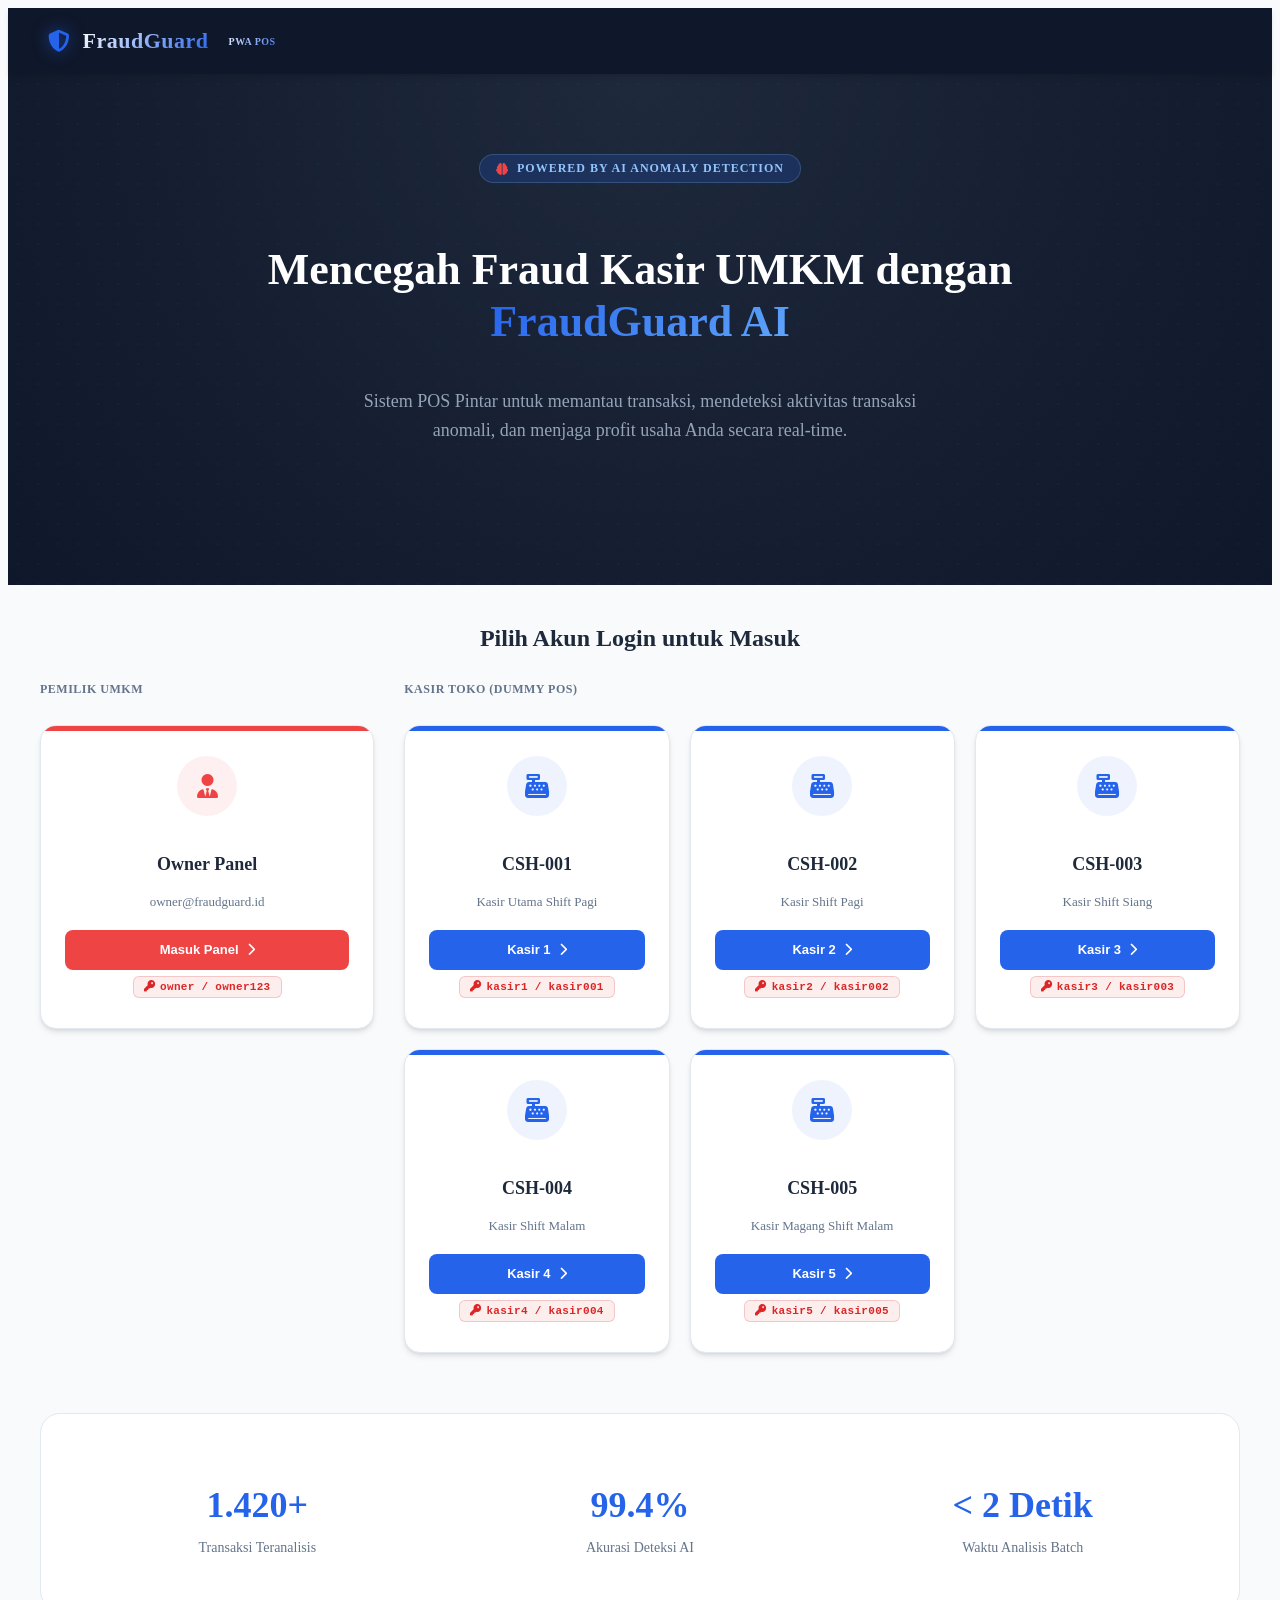
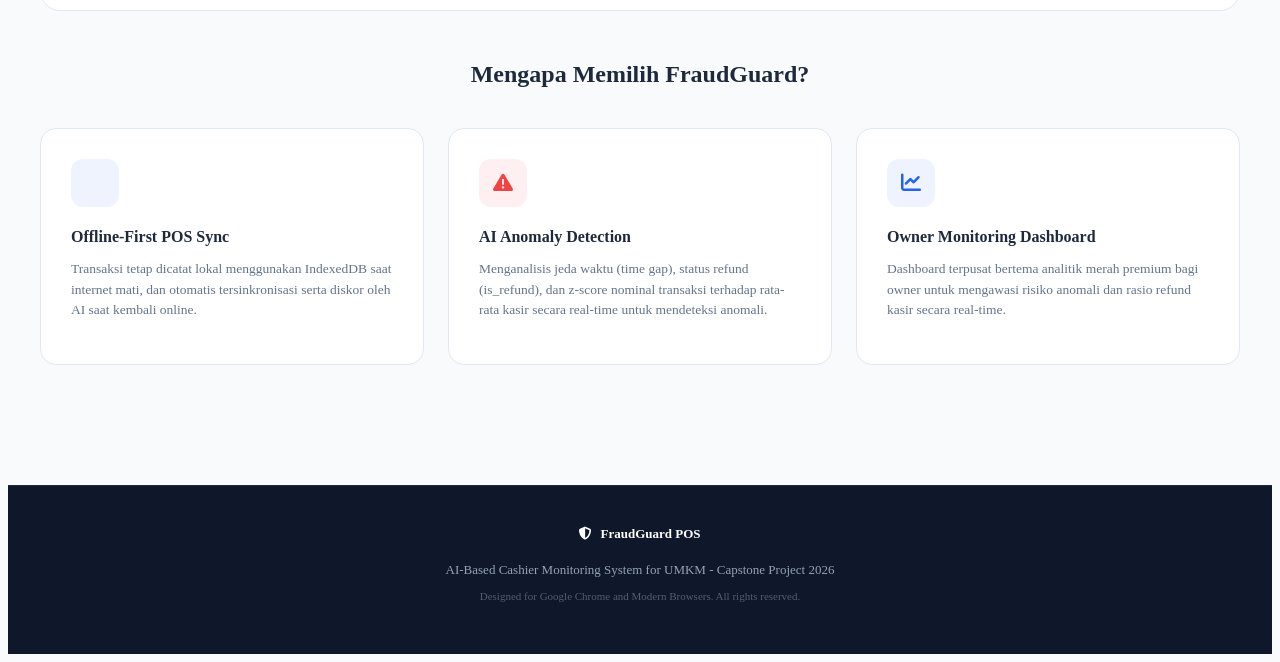
<file: index.html>
<!DOCTYPE html>
<html lang="id">

<head>
    <meta charset="UTF-8">
    <meta name="viewport" content="width=device-width, initial-scale=1.0">
    <title>FraudGuard POS - AI Cashier Monitoring System</title>

    <!-- Google Fonts: Inter -->
    <link rel="preconnect" href="https://fonts.googleapis.com">
    <link rel="preconnect" href="https://fonts.gstatic.com" crossorigin>
    <link href="https://fonts.googleapis.com/css2?family=Inter:wght@300;400;500;600;700;800&display=swap"
        rel="stylesheet">

    <!-- Font Awesome Icons -->
    <link rel="stylesheet" href="https://cdnjs.cloudflare.com/ajax/libs/font-awesome/6.4.0/css/all.min.css">

    <link rel="stylesheet" href="index.css">
    <link rel="manifest" href="manifest.json">
</head>

<body>

    <!-- Header Section -->
    <header>
        <div class="logo">
            <i class="fa-solid fa-shield-halved"></i>
            <span>FraudGuard</span>
            <span class="tag">PWA POS</span>
        </div>
    </header>

    <!-- Hero Section -->
    <section class="hero">
        <div class="hero-badge">
            <i class="fa-solid fa-brain"></i> Powered by AI Anomaly Detection
        </div>
        <h1>Mencegah Fraud Kasir UMKM dengan <span>FraudGuard AI</span></h1>
        <p>Sistem POS Pintar untuk memantau transaksi, mendeteksi aktivitas transaksi anomali, dan menjaga profit usaha Anda
            secara real-time.</p>
    </section>

    <!-- Login Area Workspace -->
    <section class="workspace">
        <div class="section-title">Pilih Akun Login untuk Masuk</div>

        <div class="role-grid">

            <!-- Owner Column -->
            <div class="owner-column">
                <div
                    style="font-weight: 700; font-size: 12px; color: var(--text-muted); letter-spacing: 0.5px; text-transform: uppercase; margin-bottom: 8px;">
                    PEMILIK UMKM</div>

                <div class="login-card owner-card" onclick="loginAsOwner()">
                    <div class="card-avatar">
                        <i class="fa-solid fa-user-tie"></i>
                    </div>
                    <h3>Owner Panel</h3>
                    <p>owner@fraudguard.id</p>
                    <button class="btn-enter">
                        <span>Masuk Panel</span> <i class="fa-solid fa-chevron-right"></i>
                    </button>
                    <div class="cred-hint"><i class="fa-solid fa-key"></i> owner / owner123</div>
                </div>
            </div>

            <!-- Cashier Column -->
            <div class="cashier-column">
                <div
                    style="font-weight: 700; font-size: 12px; color: var(--text-muted); letter-spacing: 0.5px; text-transform: uppercase; margin-bottom: 8px;">
                    KASIR TOKO (DUMMY POS)</div>

                <div class="cashier-list-grid">
                    <!-- Kasir 1 -->
                    <div class="login-card" onclick="loginAsCashier('CSH-001')">
                        <div class="card-avatar"><i class="fa-solid fa-cash-register"></i></div>
                        <h3>CSH-001</h3>
                        <p>Kasir Utama Shift Pagi</p>
                        <button class="btn-enter">Kasir 1 <i class="fa-solid fa-chevron-right"></i></button>
                        <div class="cred-hint"><i class="fa-solid fa-key"></i> kasir1 / kasir001</div>
                    </div>

                    <!-- Kasir 2 -->
                    <div class="login-card" onclick="loginAsCashier('CSH-002')">
                        <div class="card-avatar"><i class="fa-solid fa-cash-register"></i></div>
                        <h3>CSH-002</h3>
                        <p>Kasir Shift Pagi</p>
                        <button class="btn-enter">Kasir 2 <i class="fa-solid fa-chevron-right"></i></button>
                        <div class="cred-hint"><i class="fa-solid fa-key"></i> kasir2 / kasir002</div>
                    </div>

                    <!-- Kasir 3 -->
                    <div class="login-card" onclick="loginAsCashier('CSH-003')">
                        <div class="card-avatar"><i class="fa-solid fa-cash-register"></i></div>
                        <h3>CSH-003</h3>
                        <p>Kasir Shift Siang</p>
                        <button class="btn-enter">Kasir 3 <i class="fa-solid fa-chevron-right"></i></button>
                        <div class="cred-hint"><i class="fa-solid fa-key"></i> kasir3 / kasir003</div>
                    </div>

                    <!-- Kasir 4 -->
                    <div class="login-card" onclick="loginAsCashier('CSH-004')">
                        <div class="card-avatar"><i class="fa-solid fa-cash-register"></i></div>
                        <h3>CSH-004</h3>
                        <p>Kasir Shift Malam</p>
                        <button class="btn-enter">Kasir 4 <i class="fa-solid fa-chevron-right"></i></button>
                        <div class="cred-hint"><i class="fa-solid fa-key"></i> kasir4 / kasir004</div>
                    </div>

                    <!-- Kasir 5 -->
                    <div class="login-card" onclick="loginAsCashier('CSH-005')">
                        <div class="card-avatar"><i class="fa-solid fa-cash-register"></i></div>
                        <h3>CSH-005</h3>
                        <p>Kasir Magang Shift Malam</p>
                        <button class="btn-enter">Kasir 5 <i class="fa-solid fa-chevron-right"></i></button>
                        <div class="cred-hint"><i class="fa-solid fa-key"></i> kasir5 / kasir005</div>
                    </div>
                </div>
            </div>

        </div>
    </section>

    <!-- Stats & Info -->
    <section class="workspace" style="margin-top: 0;">
        <div class="stats-section">
            <div class="stats-grid">
                <div class="stat-item">
                    <h2>1.420+</h2>
                    <p>Transaksi Teranalisis</p>
                </div>
                <div class="stat-item">
                    <h2>99.4%</h2>
                    <p>Akurasi Deteksi AI</p>
                </div>
                <div class="stat-item">
                    <h2>&lt; 2 Detik</h2>
                    <p>Waktu Analisis Batch</p>
                </div>
            </div>
        </div>

        <!-- Features Grid -->
        <div class="features-section">
            <h3 class="features-title">Mengapa Memilih FraudGuard?</h3>
            <div class="features-grid">
                <div class="feature-card">
                    <div class="feature-icon"><i class="fa-solid fa-wifi-slash"></i></div>
                    <h4>Offline-First POS Sync</h4>
                    <p>Transaksi tetap dicatat lokal menggunakan IndexedDB saat internet mati, dan otomatis
                        tersinkronisasi serta diskor oleh AI saat kembali online.</p>
                </div>

                <div class="feature-card red-feature">
                    <div class="feature-icon"><i class="fa-solid fa-triangle-exclamation"></i></div>
                    <h4>AI Anomaly Detection</h4>
                    <p>Menganalisis jeda waktu (time gap), status refund (is_refund), dan z-score nominal transaksi terhadap rata-rata kasir secara real-time untuk mendeteksi anomali.</p>
                </div>

                <div class="feature-card">
                    <div class="feature-icon"><i class="fa-solid fa-chart-line"></i></div>
                    <h4>Owner Monitoring Dashboard</h4>
                    <p>Dashboard terpusat bertema analitik merah premium bagi owner untuk mengawasi risiko anomali dan rasio refund kasir
                        secara real-time.</p>
                </div>
            </div>
        </div>
    </section>

    <!-- Footer -->
    <footer>
        <div class="footer-brand">
            <i class="fa-solid fa-shield-halved"></i> FraudGuard POS
        </div>
        <p>AI-Based Cashier Monitoring System for UMKM - Capstone Project 2026</p>
        <p style="opacity: 0.5; font-size: 11px;">Designed for Google Chrome and Modern Browsers. All rights reserved.
        </p>
    </footer>

    <!-- Login Modal -->
    <div id="login-modal"
        style="display:none; position:fixed; inset:0; background:rgba(0,0,0,0.65); z-index:500; align-items:center; justify-content:center; backdrop-filter:blur(6px);">
        <div class="login-modal-box"
            style="max-width:420px; width:90%; background:#161B2E; border-radius:20px; padding:36px; border:1px solid rgba(255,255,255,0.08); box-shadow:0 30px 60px rgba(0,0,0,0.5);">
            <div style="display:flex; align-items:center; gap:14px; margin-bottom:28px;">
                <div
                    style="width:48px; height:48px; border-radius:50%; background:linear-gradient(135deg,#DC2626,#7F1D1D); display:flex; align-items:center; justify-content:center; flex-shrink:0;">
                    <i class="fa-solid fa-shield-halved" style="color:white; font-size:20px;"></i>
                </div>
                <div>
                    <h3 style="margin:0 0 2px; font-size:16px; font-weight:800; color:#fff;">FraudGuard POS</h3>
                    <p id="login-modal-title"
                        style="margin:0; font-size:13px; color:rgba(255,255,255,0.5); font-weight:500;">Login</p>
                </div>
                <button onclick="closeLoginModal()"
                    style="margin-left:auto; background:transparent; border:none; color:rgba(255,255,255,0.4); font-size:20px; cursor:pointer; padding:4px 8px; border-radius:6px;"
                    onmouseover="this.style.color='#fff'"
                    onmouseout="this.style.color='rgba(255,255,255,0.4)'">&times;</button>
            </div>

            <form onsubmit="submitLogin(event)">
                <div style="margin-bottom:16px;">
                    <label
                        style="display:block; font-size:12px; font-weight:700; color:rgba(255,255,255,0.5); letter-spacing:0.5px; text-transform:uppercase; margin-bottom:8px;">Username</label>
                    <input id="login-username-field" type="text" readonly
                        style="width:100%; height:44px; border:1.5px solid rgba(255,255,255,0.1); border-radius:10px; padding:0 14px; font-size:14px; font-weight:600; background:rgba(255,255,255,0.04); color:rgba(255,255,255,0.6); box-sizing:border-box; cursor:not-allowed; outline:none;">
                </div>
                <div style="margin-bottom:16px;">
                    <label
                        style="display:block; font-size:12px; font-weight:700; color:rgba(255,255,255,0.5); letter-spacing:0.5px; text-transform:uppercase; margin-bottom:8px;">Password</label>
                    <input id="login-password-field" type="password" placeholder="Masukkan password..."
                        style="width:100%; height:44px; border:1.5px solid rgba(255,255,255,0.12); border-radius:10px; padding:0 14px; font-size:14px; background:rgba(255,255,255,0.06); color:#fff; box-sizing:border-box; outline:none; transition:border-color 0.2s;"
                        onfocus="this.style.borderColor='rgba(220,38,38,0.6)'"
                        onblur="this.style.borderColor='rgba(255,255,255,0.12)'">
                </div>

                <!-- Error message -->
                <div id="login-error-msg"
                    style="display:none; background:rgba(220,38,38,0.12); border:1px solid rgba(220,38,38,0.3); border-radius:8px; padding:10px 14px; font-size:13px; color:#FCA5A5; margin-bottom:16px;">
                    <i class="fa-solid fa-circle-exclamation"></i> <span></span>
                </div>

                <button id="login-submit-btn" type="submit"
                    style="width:100%; height:46px; border:none; border-radius:10px; background:linear-gradient(135deg,#DC2626,#B91C1C); color:white; font-size:15px; font-weight:700; cursor:pointer; display:flex; align-items:center; justify-content:center; gap:10px; transition:opacity 0.2s;"
                    onmouseover="this.style.opacity='0.85'" onmouseout="this.style.opacity='1'">
                    <i class="fa-solid fa-right-to-bracket"></i> Masuk
                </button>
            </form>
        </div>
    </div>

    <script src="index.js" defer></script>
</body>

</html>
</file>
<file: index.css>
/* Stylesheet for FraudGuard Landing Page */

:root {
    --primary-dark: #0F172A;
    --primary-blue: #2563EB;
    --primary-hover: #1D4ED8;
    --accent-red: #EF4444;
    --accent-red-hover: #DC2626;
    --bg-body: #F8FAFC;
    --bg-card: #FFFFFF;
    --text-main: #1E293B;
    --text-muted: #64748B;
    --border-color: #E2E8F0;
    --shadow-md: 0 4px 6px -1px rgba(0, 0, 0, 0.1), 0 2px 4px -2px rgba(0, 0, 0, 0.1);
    --shadow-lg: 0 10px 15px -3px rgba(0, 0, 0, 0.1), 0 4px 6px -4px rgba(0, 0, 0, 0.1);
}

body {
    background-color: var(--bg-body);
    color: var(--text-main);
    min-height: 100vh;
    display: flex;
    flex-direction: column;
    overflow-x: hidden;
}

/* Header Style */
header {
    background-color: var(--primary-dark);
    padding: 20px 40px;
    display: flex;
    align-items: center;
    justify-content: space-between;
    color: #FFFFFF;
    position: sticky;
    top: 0;
    z-index: 100;
    box-shadow: var(--shadow-md);
}

.logo {
    display: flex;
    align-items: center;
    gap: 12px;
    font-size: 22px;
    font-weight: 800;
    letter-spacing: 0.5px;
}

.logo i {
    color: var(--primary-blue);
    filter: drop-shadow(0 0 8px rgba(37, 99, 235, 0.6));
}

.logo span {
    background: linear-gradient(135deg, #FFFFFF, var(--primary-blue));
    -webkit-background-clip: text;
    -webkit-text-fill-color: transparent;
}

.logo .tag {
    font-size: 10px;
    font-weight: 700;
    background-color: var(--accent-red);
    color: #FFFFFF;
    padding: 3px 8px;
    border-radius: 20px;
    text-transform: uppercase;
}

/* Hero Section */
.hero {
    background: radial-gradient(circle at top, #1E293B, var(--primary-dark));
    color: #FFFFFF;
    padding: 80px 40px 100px;
    text-align: center;
    display: flex;
    flex-direction: column;
    align-items: center;
    position: relative;
    overflow: hidden;
}

.hero::before {
    content: '';
    position: absolute;
    top: 0;
    left: 0;
    right: 0;
    bottom: 0;
    background-image: radial-gradient(rgba(37, 99, 235, 0.1) 1px, transparent 1px);
    background-size: 20px 20px;
    opacity: 0.8;
    pointer-events: none;
}

.hero-badge {
    background-color: rgba(37, 99, 235, 0.2);
    color: #93C5FD;
    font-size: 12px;
    font-weight: 700;
    padding: 6px 16px;
    border-radius: 30px;
    text-transform: uppercase;
    letter-spacing: 1px;
    margin-bottom: 24px;
    display: inline-flex;
    align-items: center;
    gap: 8px;
    border: 1px solid rgba(147, 197, 253, 0.2);
}

.hero-badge i {
    color: var(--accent-red);
}

.hero h1 {
    font-size: 44px;
    font-weight: 850;
    line-height: 1.2;
    max-width: 800px;
    margin-bottom: 20px;
}

.hero h1 span {
    background: linear-gradient(135deg, var(--primary-blue), #60A5FA);
    -webkit-background-clip: text;
    -webkit-text-fill-color: transparent;
}

.hero p {
    font-size: 18px;
    color: #94A3B8;
    max-width: 600px;
    line-height: 1.6;
    margin-bottom: 40px;
}

/* Main Workspace: Role Selection & Logins */
.workspace {
    max-width: 1200px;
    margin: 40px auto 60px;
    padding: 0 20px;
    width: 100%;
    z-index: 10;
}

.section-title {
    text-align: center;
    margin-bottom: 30px;
    font-size: 24px;
    font-weight: 800;
    color: var(--text-main);
}

.role-grid {
    display: grid;
    grid-template-columns: 1fr 2.5fr;
    gap: 30px;
}

@media (max-width: 900px) {
    .role-grid {
        grid-template-columns: 1fr;
    }
    .hero h1 {
        font-size: 32px;
    }
}

.owner-column, .cashier-column {
    display: flex;
    flex-direction: column;
    gap: 20px;
}

.cashier-list-grid {
    display: grid;
    grid-template-columns: repeat(auto-fit, minmax(200px, 1fr));
    gap: 20px;
}

.login-card {
    background-color: var(--bg-card);
    border: 1px solid var(--border-color);
    border-radius: 16px;
    padding: 30px 24px;
    box-shadow: var(--shadow-md);
    text-align: center;
    cursor: pointer;
    display: flex;
    flex-direction: column;
    align-items: center;
    position: relative;
    overflow: hidden;
}

.login-card:hover {
    transform: translateY(-8px);
    box-shadow: var(--shadow-lg);
    border-color: var(--primary-blue);
}

.login-card.owner-card:hover {
    border-color: var(--accent-red);
}

.login-card::after {
    content: '';
    position: absolute;
    top: 0;
    left: 0;
    width: 100%;
    height: 5px;
    background-color: var(--primary-blue);
}

.login-card.owner-card::after {
    background-color: var(--accent-red);
}

.card-avatar {
    width: 60px;
    height: 60px;
    border-radius: 50%;
    background-color: rgba(37, 99, 235, 0.08);
    color: var(--primary-blue);
    display: flex;
    align-items: center;
    justify-content: center;
    font-size: 24px;
    margin-bottom: 20px;
}

.login-card.owner-card .card-avatar {
    background-color: rgba(239, 68, 68, 0.08);
    color: var(--accent-red);
}

.login-card h3 {
    font-size: 18px;
    font-weight: 750;
    margin-bottom: 6px;
}

.login-card p {
    font-size: 13px;
    color: var(--text-muted);
    margin-bottom: 20px;
}

.btn-enter {
    width: 100%;
    height: 40px;
    border-radius: 8px;
    border: none;
    background-color: var(--primary-blue);
    color: #FFFFFF;
    font-weight: 600;
    font-size: 13px;
    cursor: pointer;
    display: flex;
    align-items: center;
    justify-content: center;
    gap: 8px;
}

.login-card.owner-card .btn-enter {
    background-color: var(--accent-red);
}

.login-card:hover .btn-enter {
    background-color: var(--primary-hover);
}

.login-card.owner-card:hover .btn-enter {
    background-color: var(--accent-red-hover);
}

/* Stats & Security Section */
.stats-section {
    background-color: #FFFFFF;
    border: 1px solid var(--border-color);
    border-radius: 20px;
    padding: 40px;
    margin-bottom: 50px;
    box-shadow: var(--shadow-sm);
}

.stats-grid {
    display: grid;
    grid-template-columns: repeat(3, 1fr);
    gap: 30px;
    text-align: center;
}

@media (max-width: 768px) {
    .stats-grid {
        grid-template-columns: 1fr;
    }
}

.stat-item h2 {
    font-size: 36px;
    font-weight: 850;
    color: var(--primary-blue);
    margin-bottom: 6px;
}

.stat-item p {
    font-size: 14px;
    color: var(--text-muted);
    font-weight: 500;
}

/* Features Section */
.features-section {
    margin-bottom: 60px;
}

.features-title {
    text-align: center;
    margin-bottom: 40px;
    font-size: 24px;
    font-weight: 800;
}

.features-grid {
    display: grid;
    grid-template-columns: repeat(3, 1fr);
    gap: 24px;
}

@media (max-width: 900px) {
    .features-grid {
        grid-template-columns: 1fr;
    }
}

.feature-card {
    background-color: #FFFFFF;
    border: 1px solid var(--border-color);
    border-radius: 16px;
    padding: 30px;
    box-shadow: var(--shadow-sm);
}

.feature-card:hover {
    transform: translateY(-4px);
    box-shadow: var(--shadow-md);
}

.feature-icon {
    width: 48px;
    height: 48px;
    border-radius: 12px;
    background-color: rgba(37, 99, 235, 0.08);
    color: var(--primary-blue);
    display: flex;
    align-items: center;
    justify-content: center;
    font-size: 20px;
    margin-bottom: 20px;
}

.feature-card.red-feature .feature-icon {
    background-color: rgba(239, 68, 68, 0.08);
    color: var(--accent-red);
}

.feature-card h4 {
    font-size: 16px;
    font-weight: 750;
    margin-bottom: 8px;
}

.feature-card p {
    font-size: 13.5px;
    color: var(--text-muted);
    line-height: 1.5;
}

/* Footer */
footer {
    background-color: var(--primary-dark);
    color: #94A3B8;
    padding: 40px 20px;
    text-align: center;
    font-size: 13px;
    border-top: 1px solid rgba(255, 255, 255, 0.08);
    margin-top: auto;
}

footer p {
    margin-bottom: 12px;
}

.footer-brand {
    display: flex;
    align-items: center;
    justify-content: center;
    gap: 8px;
    color: #FFFFFF;
    font-weight: 750;
    margin-bottom: 20px;
}

/* Login Modal Shake Animation */
@keyframes shakeModal {
    0%   { transform: translateX(0); }
    15%  { transform: translateX(-8px); }
    30%  { transform: translateX(8px); }
    45%  { transform: translateX(-6px); }
    60%  { transform: translateX(6px); }
    75%  { transform: translateX(-3px); }
    90%  { transform: translateX(3px); }
    100% { transform: translateX(0); }
}

/* Credential hint chip on login card */
.cred-hint {
    display: inline-flex;
    align-items: center;
    gap: 5px;
    background: rgba(220,38,38,0.08);
    border: 1px solid rgba(220,38,38,0.2);
    border-radius: 6px;
    padding: 4px 10px;
    font-size: 11px;
    font-weight: 700;
    color: #DC2626;
    font-family: 'Courier New', monospace;
    letter-spacing: 0.3px;
    margin-top: 6px;
}
</file>
